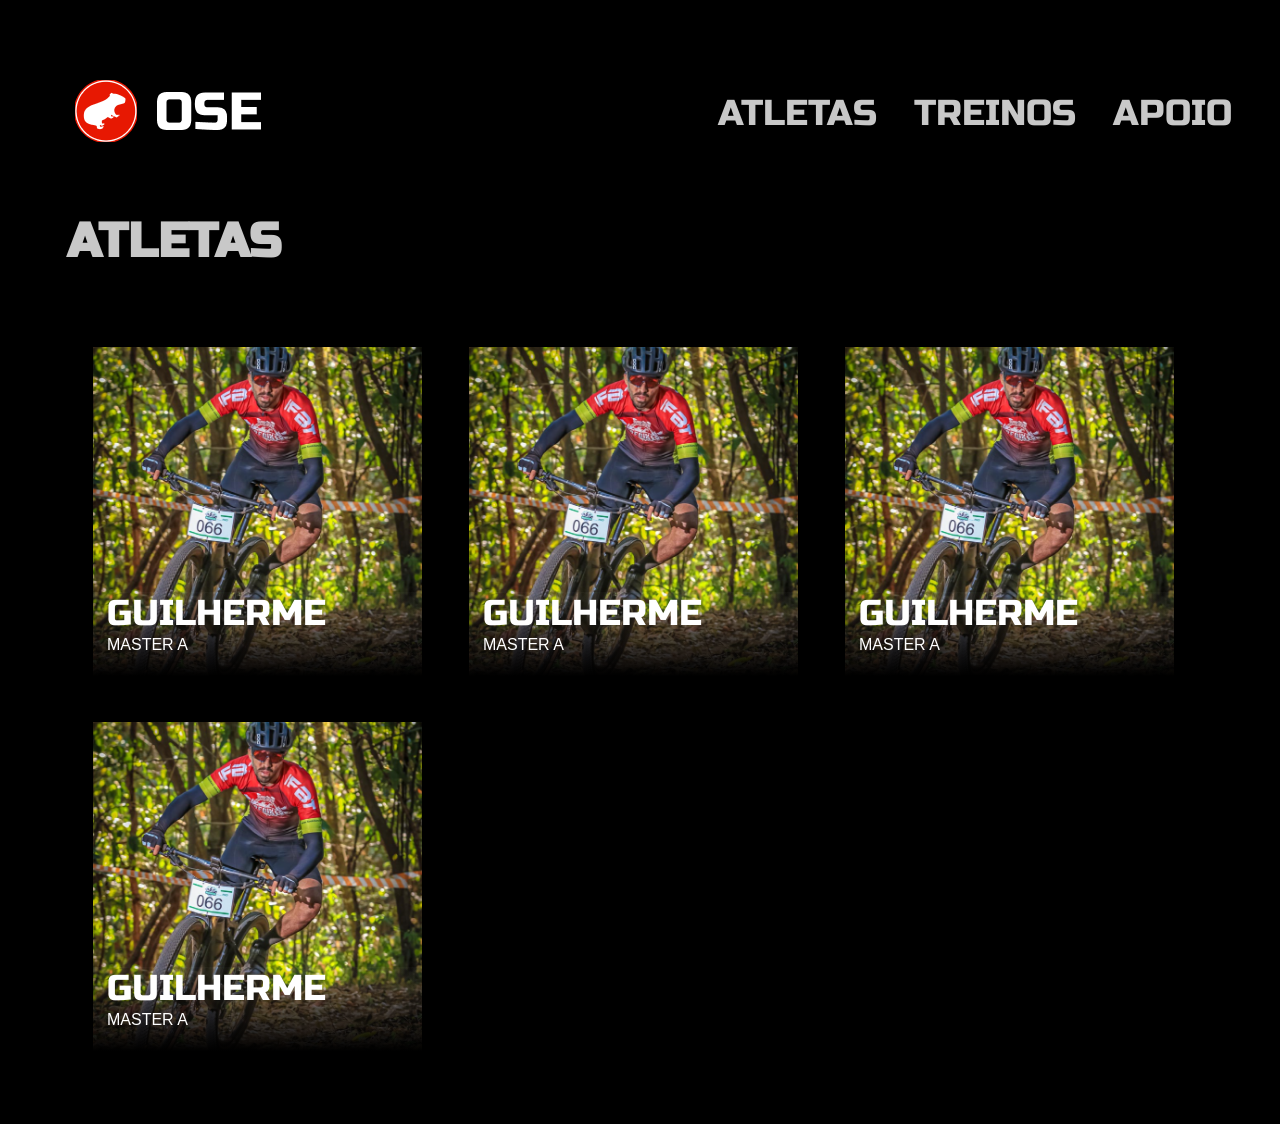
<file: index.html>
<!DOCTYPE html>
<html lang="en">

<head>
    <meta charset="UTF-8">
    <meta http-equiv="X-UA-Compatible" content="IE=edge">
    <meta name="viewport" content="width=device-width, initial-scale=1.0">
    <title>OSE</title>

    <link rel="stylesheet" href="style.css">
    <link rel="preconnect" href="https://fonts.googleapis.com">
    <link rel="preconnect" href="https://fonts.gstatic.com" crossorigin>
    <link href="https://fonts.googleapis.com/css2?family=Russo+One&display=swap" rel="stylesheet">
</head>

<body>

    <header>

        <p>
            <a href="/index.html">
                <img class="logo" src="/imagens/Group 15.png" alt="logo">              

            </a>
        </p>

        <nav>
            <ul>
                <li><a href="#">ATLETAS</a></li>
                <li><a href="#">TREINOS</a></li>
                <li><a href="#">APOIO</a></li>
            </ul>
        </nav>


    </header>

    <h2>ATLETAS</h2>

    <section class="atleta">
        <ul id="listaatletas">
            <li class="listaatletas"><a href="/Atleta-guilherme.html" target="_black"> <img src="/imagens/atleta-guilherme.png"
                        alt="foto-atleta"></a>
                <div class="infatleta">
                    <h3>GUILHERME</h3>
                    <p>MASTER A</p>
                </div>
            </li>
            <li class="listaatletas"><a href="/Atleta-guilherme.html" target="_black"> <img src="/imagens/atleta-guilherme.png"
                        alt="foto-atleta"></a>
                <div class="infatleta">
                    <h3>GUILHERME</h3>
                    <p>MASTER A</p>
                </div>
            </li>
            <li class="listaatletas"><a href="/Atleta-guilherme.html" target="_black"> <img src="/imagens/atleta-guilherme.png"
                        alt="foto-atleta"></a>
                <div class="infatleta">
                    <h3>GUILHERME</h3>
                    <p>MASTER A</p>
                </div>
            </li>
            <li class="listaatletas"><a href="/Atleta-guilherme.html" target="_black"> <img src="/imagens/atleta-guilherme.png"
                        alt="foto-atleta"></a>
                <div class="infatleta">
                    <h3>GUILHERME</h3>
                    <p>MASTER A</p>
                </div>
            </li>
        </ul>
    </section>



</body>

</html>
</file>
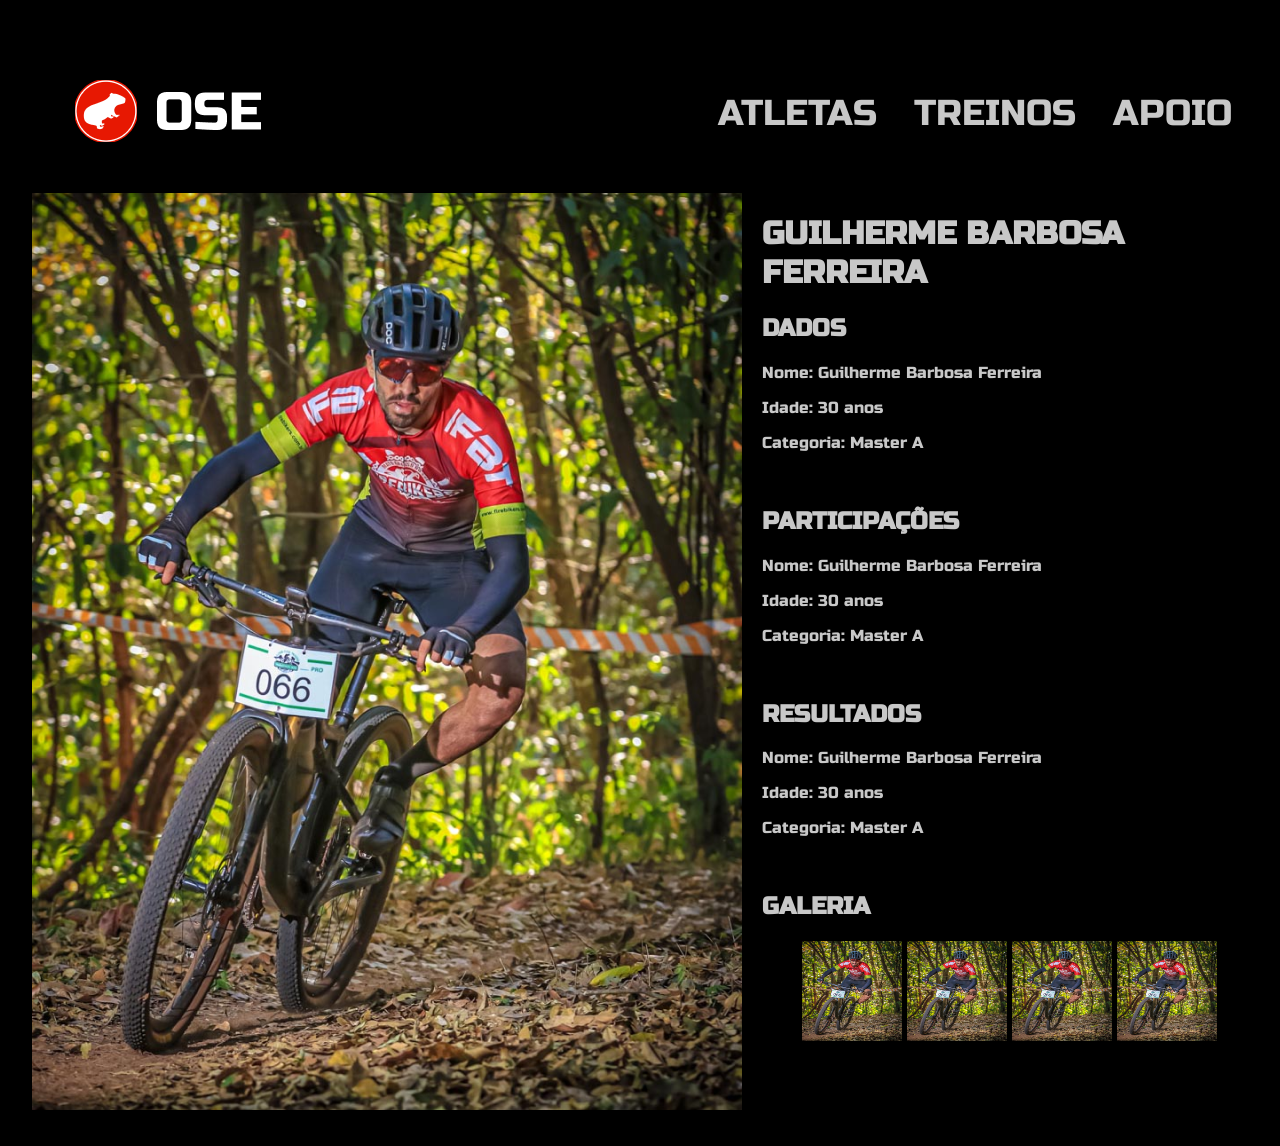
<file: Atleta-guilherme.html>
<!DOCTYPE html>
<html lang="en">

<head>
    <meta charset="UTF-8">
    <meta http-equiv="X-UA-Compatible" content="IE=edge">
    <meta name="viewport" content="width=device-width, initial-scale=1.0">
    <title>GUILHERME</title>

    <link rel="stylesheet" href="style2.css">
    <link rel="preconnect" href="https://fonts.googleapis.com">
    <link rel="preconnect" href="https://fonts.gstatic.com" crossorigin>
    <link href="https://fonts.googleapis.com/css2?family=Russo+One&display=swap" rel="stylesheet">
</head>

<body>

    <header>

        <p>
            <a href="/index.html">
                <img class="logo" src="/imagens/Group 15.png" alt="logo">

            </a>
        </p>

        <nav>
            <ul>
                <li><a href="#">ATLETAS</a></li>
                <li><a href="#">TREINOS</a></li>
                <li><a href="#">APOIO</a></li>
            </ul>
        </nav>


    </header>

    <div id="page-atleta">
        <div id="img-atleta">
            <img src="/imagens/atleta-guilherme.png" alt="Atleta-guilherme">

        </div>
    </div>

    <div id="inf-atleta">
        <h1>GUILHERME BARBOSA FERREIRA</h1>

        <h2>DADOS</h2>
        <p>Nome: Guilherme Barbosa Ferreira</p>
        <p>Idade: 30 anos</p>
        <p>Categoria: Master A </p><br>

        <h2>PARTICIPAÇÕES</h2>
        <p>Nome: Guilherme Barbosa Ferreira</p>
        <p>Idade: 30 anos</p>
        <p>Categoria: Master A </p><br>

        <h2>RESULTADOS</h2>
        <p>Nome: Guilherme Barbosa Ferreira</p>
        <p>Idade: 30 anos</p>
        <p>Categoria: Master A </p><br>

        <h2>GALERIA</h2>

        <ul id="galeria">
            <li class="listaatletas"><a href="/Atleta-guilherme.html" target="_black"> <img
                        src="/imagens/atleta-guilherme.png" alt="foto-atleta"></a>

            </li>
            <li class="listaatletas"><a href="/Atleta-guilherme.html" target="_black"> <img
                        src="/imagens/atleta-guilherme.png" alt="foto-atleta"></a>

            </li>
            <li class="listaatletas"><a href="/Atleta-guilherme.html" target="_black"> <img
                        src="/imagens/atleta-guilherme.png" alt="foto-atleta"></a>

            </li>
            <li class="listaatletas"><a href="/Atleta-guilherme.html" target="_black"> <img
                        src="/imagens/atleta-guilherme.png" alt="foto-atleta"></a>

            </li>
        </ul>

    </div>




</body>

</html>
</file>
<file: style.css>
body {
    background-color: black;
    font-family: 'Russo One', sans-serif;
    color: #C8C8C8;
    display: grid;
    grid-template-columns: repeat(12, 1fr);
    gap: 20px;
    margin: 32px;
}


header {
    grid-column: span 12;
    margin-top: 21px;
    margin-left: 32px;
    display: flex;
    align-items: center;
    justify-content: space-between;
      
}

.logo {
    margin: 10px;
    align-items: center;
    
}

nav a {
    text-decoration: none;
    color: #C8C8C8;
}

nav a:hover {
    color: white;
}

nav li {
    display: inline;
    font-size: 36px;
    padding: 16px;
        
}

.atleta a {
    text-decoration: none;
    color: #C8C8C8;
}

.atleta ul {
    
    list-style: none;
}

.atleta a:hover {
    color: white;
}

h2 {
    grid-column: span 12;
    font-size: 48px;
    margin-top: 20px;
    margin-bottom: 20px;
    margin-left: 35px;
    
}

.atleta img {
    object-fit: cover;
    width: 329px;
    height: 329px; 
    
     
}

.infatleta {
    position: absolute;    
    width: 315px;
    padding-left: px;
    background: linear-gradient(180deg, rgba(255, 255, 255, 0.027), black);    
    bottom: 4px;
    padding-left: 14px;
    padding-bottom: 22px;      
    
}

.infatleta h3 {
    margin: 0;
    padding: 0;
    color: white;
    font-family: Russo One;
    font-style: normal;
    font-weight: normal;
    font-size: 36px;
    line-height: 43px;
}

.infatleta p {
    margin: 0;
    padding: 0;
    color: white;
    font-size: 16px;
    font-family: Droid Sans, sans-serif;
    font-style: normal;
    font-weight: normal;
    font-size: 16px;
    line-height: 19px;
}

.listaatletas {
    display: inline-block;
    margin: 20px;
    position: relative;
    
    border:transparent 1px solid;
        
}

section.atleta {
    grid-column: span 12;
    
}

.listaatletas:hover {
    opacity: 0.8;
    transition: 0.3s;
    border:tomato 1px solid;
    box-sizing: border-box;
    
 }
</file>
<file: style2.css>
body {
    background-color: black;
    font-family: 'Russo One', sans-serif;
    font-style: normal;
    font-weight: normal;
    color: #C8C8C8;
    display: grid;
    grid-template-columns: repeat(12, 1fr);
    gap: 20px;
    margin: 32px;
}


header {
    grid-column: span 12;
    margin-top: 21px;
    margin-left: 32px;
    display: flex;
    align-items: center;
    justify-content: space-between;
      
}

.logo {
    margin: 10px;
    align-items: center;
    
}

nav a {
    text-decoration: none;
    color: #C8C8C8;
}

nav a:hover {
    color: white;
}

nav li {
    display: inline;
    font-size: 36px;
    padding: 16px;
        
}

#img-atleta {
    position: relative;
    display: inline-block;
    width: 710px;
    height: 917px;
   
}

#inf-atleta {
grid-column-start: 2;
grid-column-end: 13;
}


#galeria img {
    width: 100px;
    height: 100px;

}

#galeria li {
    display: inline-block;
    grid-column: span 12;
    list-style: none;
    display: inline;
}
</file>
